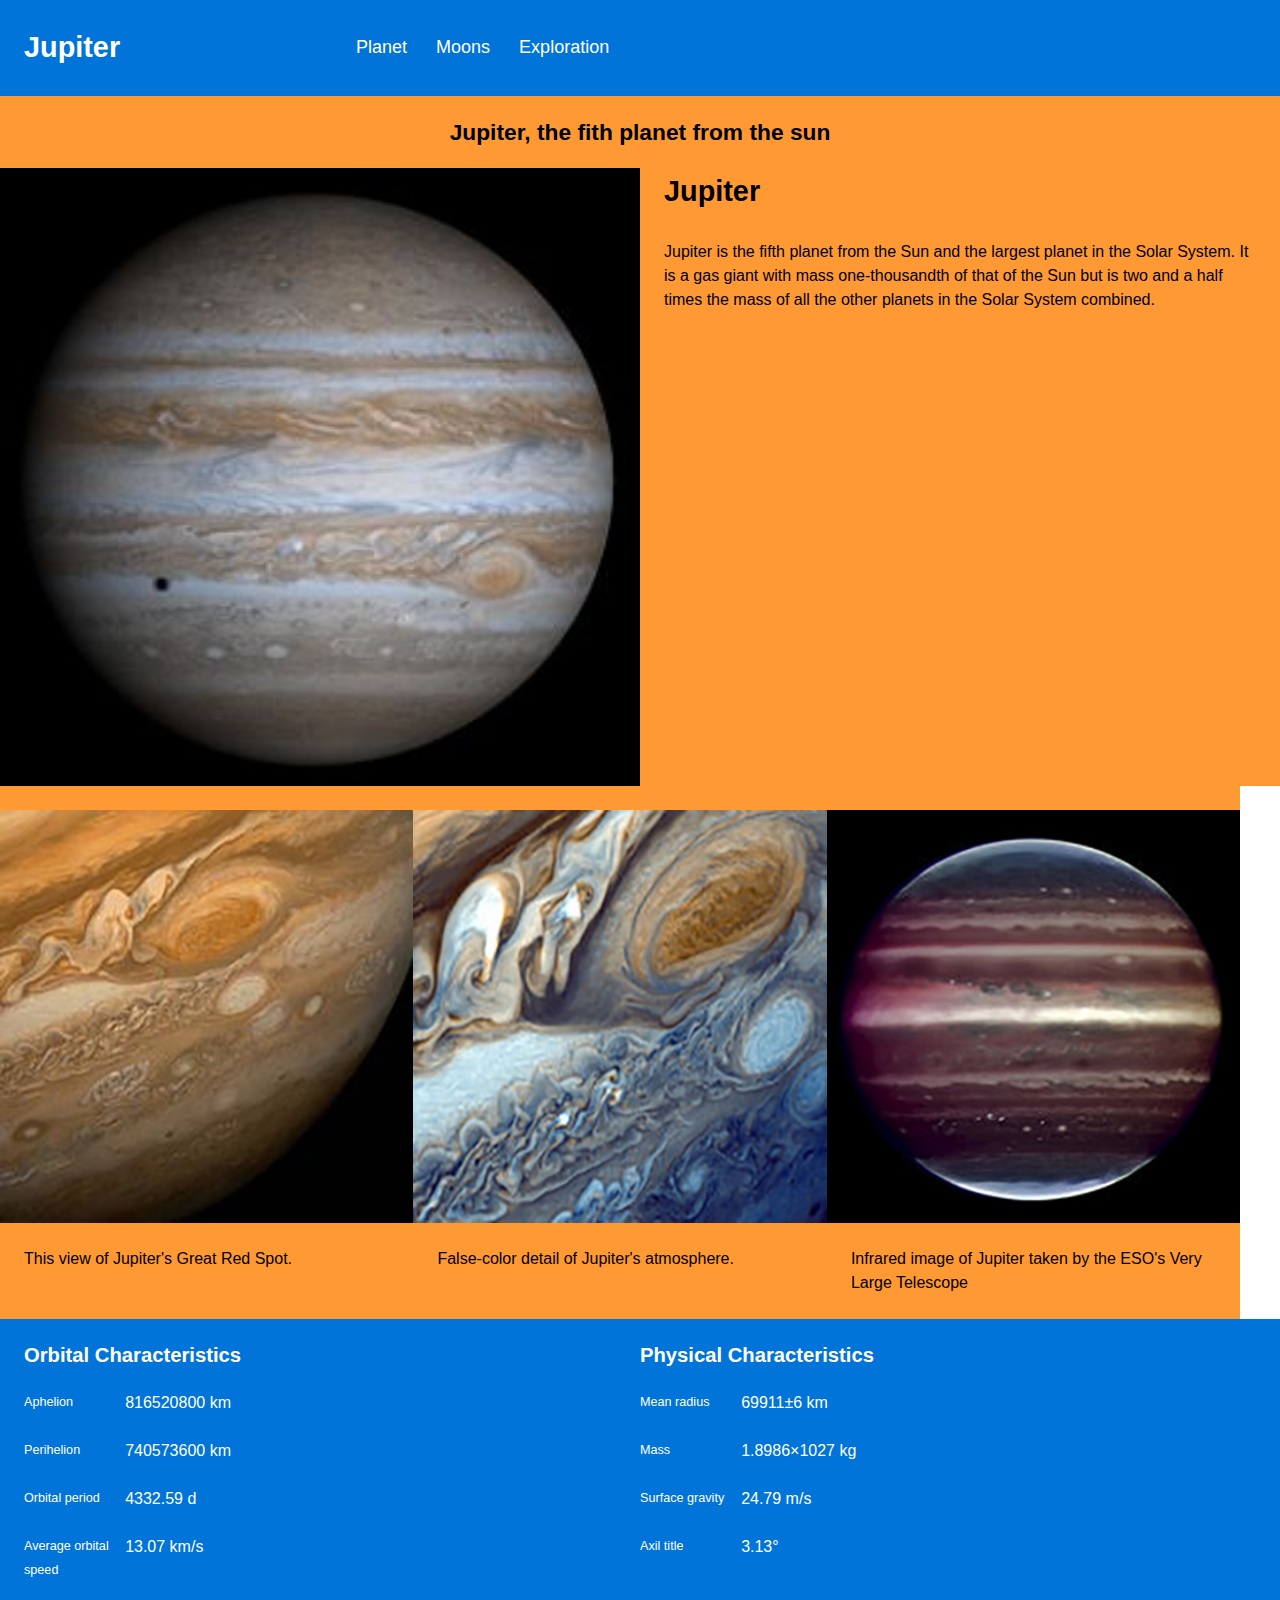
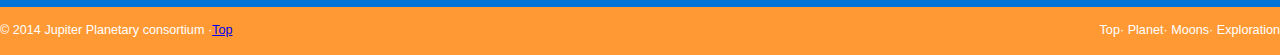
<file: index.html>
<!DOCTYPE html>
<html lang="en-ca">

<head>
  <meta charset="utf-8">
  <title>Jupiter</title>
  <meta name="viewport" content="width=device-width,initial-scale=1">
  <link href="css/grid.css" rel="stylesheet">
  <link href="css/main.css" rel="stylesheet">
  <link href="css/typography.css" rel="stylesheet">


</head>
<body>
<ul class="skip-links">
    <li><a href="#main">Skip to main content</a></li>
    <li><a href="#navagation">Skip to main navagation</a></li>
 </ul>

<header role="banner" id="top" class="header">
<div class="grid">
    <div class="unit unit-xs-1 unit-s-1 unit-m-1-3 unit-l-1-4 sectionmedium">
        <h1 class="title yoda gutter pad-t push-0 sectionmedium whitetype">Jupiter</h1>
    </div>
    <div class="unit unit-xs-1 unit-s-1 unit-m-2-3 unit-l-3-4 sectionmedium">
        <nav role="navigation" id="navagation">
            <ul class="nav mega gutter pad-t sectionmedium">
            <li><a class="island-half" href="index.html">Planet</a></li>
            <li><a class="island-half" href="moons.html">Moons</a></li>
            <li><a class="island-half" href="exploration.html">Exploration</a></li>
            </ul>
        </nav>
    </div>
</div>
<h2 class="intro sub-title tera gutter pad-t pad-b sectionlight">Jupiter, the fith planet from the sun</h2>
</header>
    
<main role="main" id="main">
    
<div class="grid">
    <div class="unit unit-xs-1 unit-s-1 unit-m-1-2 unit-l-1-2 sectionlight">
        <img src="images/jupiter.jpg" alt="Jupiter">
    </div>
    <div class="unit unit-xs-1 unit-s-1 unit-m-1-2 unit-l-1-2 sectionlight">
        <h2 class="exa gutter sectionlight">Jupiter</h2>
        <p class="gutter">Jupiter is the fifth planet from the Sun and the largest planet in the Solar System. It is a gas giant with mass one-thousandth of that of the Sun but is two and a half times the mass of all the other planets in the Solar System combined.</p>
    </div>

<div class="grid pad-t sectionlight">
    <div class="unit unit-xs-1 unit-s-1 unit-m-1-3 unit-l-1-3">
            <figure>
                <img src="images/jupiter-two.jpg" alt="great red spot">
                <figcaption class="kilo gutter pad-t">This view of Jupiter's Great Red Spot.</figcaption>
            </figure>
    </div>
    
    <div class="unit unit-xs-1 unit-s-1 unit-m-1-3 unit-l-1-3">
        <figure>
            <img src="images/jupiter-three.jpg" alt="false-colour">
            <figcaption class="kilo gutter pad-t">False-color detail of Jupiter's atmosphere.</figcaption>
        </figure>
    </div>     
 
    <div class="unit unit-xs-1 unit-s-1 unit-m-1-3 unit-l-1-3">
            <figure>
            <img src="images/jupiter-four.jpg" alt="inferred">
            <figcaption class="kilo gutter pad-t"> Infrared image of Jupiter taken by the ESO's Very Large Telescope</figcaption>
            </figure>
        </div>
    </div>
</div>
 
<div class="grid sectionmedium gutter pad-t whitetype"> 
    <div class="unit unit-xs-1 unit-s-1 unit-m-1-2 unit-l-1-2">
    <h3 class="giga">Orbital Characteristics</h3>
        <dl class="micro">
            <dt>Aphelion</dt>
            <dd class="kilo">816520800 km</dd>

            <dt>Perihelion</dt>
            <dd class="kilo">740573600 km</dd>

            <dt>Orbital period</dt>
            <dd class="kilo">4332.59 d</dd>

            <dt>Average orbital speed</dt>
            <dd class="kilo">13.07 km/s</dd>
       </dl>
</div>    

    <div class="unit unit-xs-1 unit-s-1 unit-m-1-2 unit-l-1-2">
      <h3 class="giga">Physical Characteristics</h3>
        <dl class="micro">
            <dt>Mean radius</dt>
            <dd class="kilo">69911±6 km</dd>

            <dt>Mass</dt>
            <dd class="kilo">1.8986×1027 kg</dd>

            <dt>Surface gravity</dt>
            <dd class="kilo">24.79 m/s</dd>

            <dt>Axil title</dt>
            <dd class="kilo">3.13°</dd>
        </dl>
    </div>
</div>
    
</main>
    
<footer class="footer">
<div class="grid">
    <div role="contentinfo" class="unit unit-xs-1 unit-s-1 unit-m-1-2 unit-l-1-2 sectionlight">
        <p class="copyright micro pad-t-1-2 push-0 whitetype sectionlight"> © 2014 Jupiter Planetary consortium ·<a href="#top">Top</a> </p>
    </div>
<div class="unit unit-xs-1 unit-s-1 unit-m-1-2 unit-l-1-2 sectionlight">
    <nav>
        <ul class="navbottom nav micro pad-t-1-2 push-1-2">
        <li><a href="#top">Top</a></li>
        <li><a href="index.html">Planet</a></li>
        <li><a href="moons.html">Moons</a></li>
        <li><a href="exploration.html">Exploration</a></li>
        </ul>
     </nav>  
</div>
</div>    
</footer>    
</body>
</html>
</file>
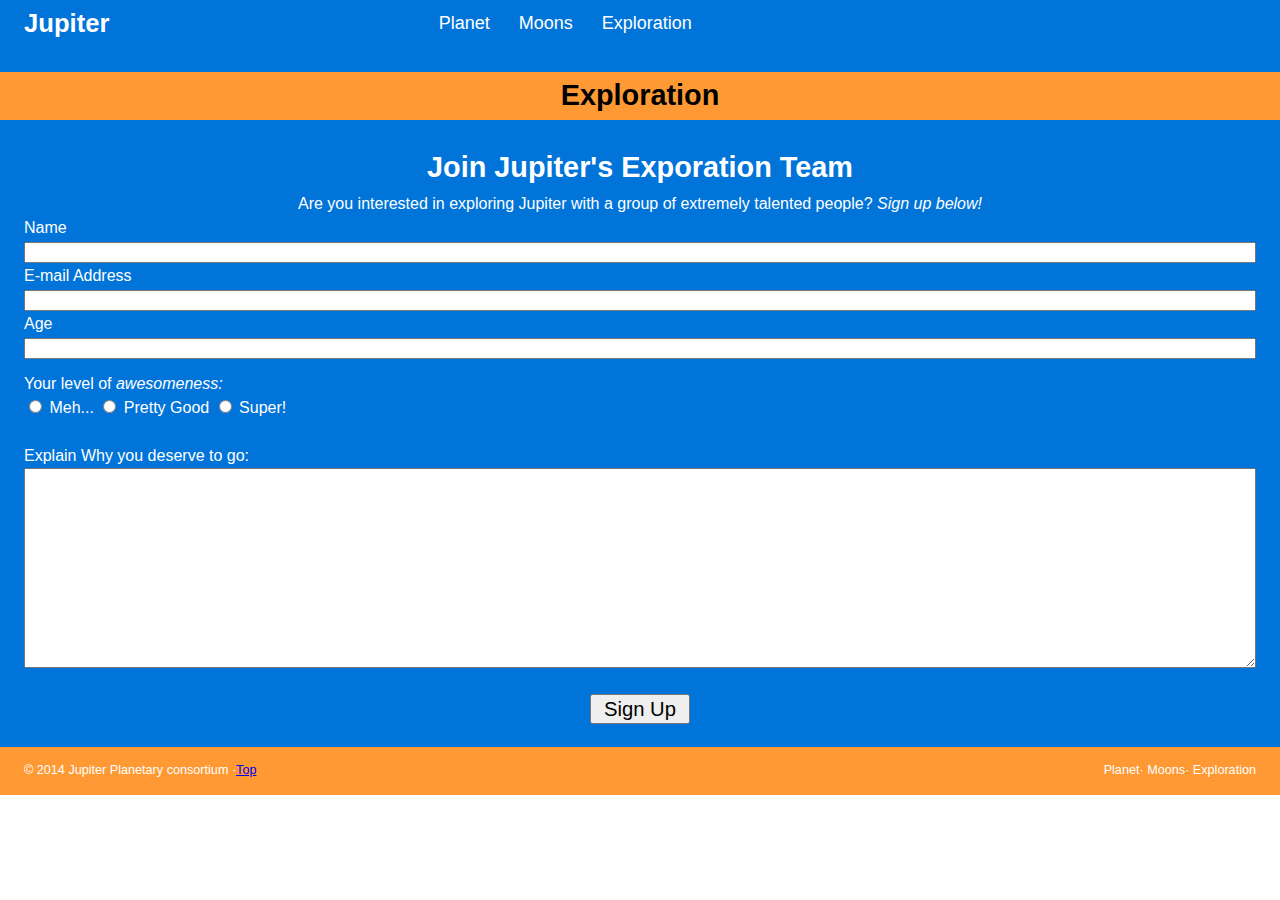
<file: exploration.html>
<!DOCTYPE html>
<html lang="en-ca">
<head>
  <meta charset="utf-8">
  <title>Moons</title>
  <meta name="viewport" content="width=device-width,initial-scale=1">
  <link href="css/grid.css" rel="stylesheet">
  <link href="css/main.css" rel="stylesheet">
  <link href="css/typography.css" rel=stylesheet>
</head>
<body>
 
<ul class="skip-links">
    <li><a href="#main">Skip to main content</a></li>
    <li><a href="#navagation">Skip to main navagation</a></li>
</ul> 
    
<header role="banner" class="header sectionmedium">
<div class="grid">
    <div class="unit unit-xs-1 unit-s-1 unit-m-1-3 unit-l-1-3-4">
    <h1 class="title peta gutter push-0 whitetype">Jupiter</h1>
</div>
    <div class="unit unit-xs-1 unit-s-1 unit-m-2-3 unit-l-1-3-4">
    
<nav role="navigation" id="navagation">
    <ul class="nav mega">
    <li><a class="island-half"  href="index.html">Planet</a></li>
    <li><a class="island-half"  href="moons.html">Moons</a></li>
    <li><a class="island-half" href="exploration.html">Exploration</a></li>
    </ul>
 </nav>
</div>
</div>
</header>
    
<main role="main" id="main">
    
<h2 class="exa sectionlight intro">Exploration</h2>
 
</main> 

<form class="sectionmedium" action="thanks.html" method="post">
    
    <h2 class="exa gutter intro pad-t sectionmedium whitetype">Join Jupiter's Exporation Team</h2>
    <p class="gutter intro sectionmedium whitetype">Are you interested in exploring Jupiter with a group of extremely talented people? <i>Sign up below!</i></p>
    
    <div class="gutter whitetype">
    <label for="name">Name</label>
    <input class=text id="name"> 
    </div>
    
    <div class="gutter whitetype">
    <label for="email-addr">E-mail Address</label>
    <input class=text type="email" id="email-addr">
    </div>
    
    <div class="gutter text whitetype">
    <label for="age">Age</label>
    <input class=text type="number" id="age">
    </div>

    <div class="gutter whitetype">
        <p class="push-none pad-t-1-2">Your level of <i>awesomeness:</i></p>
        <input type="radio" id="meh" name="like-cats">
        <label for="meh">Meh...</label>
        
        <input type="radio" id="good" name="like-cats">
        <label for="good">Pretty Good</label>
        
        <input type="radio" id="super" name="like-cats">
        <label for="super">Super!</label>
    </div>
    
    <div class="gutter pad-t whitetype">
        <label for="why">Explain Why you deserve to go:</label>
        <textarea class="textbox" id="why"></textarea>
    </div>
    
    <div style="button" class="pad-t pad-b">
    <button class="giga button" type="submit">Sign Up</button>
    </div>

</form>

<footer class="footer sectionlight">
<div class="grid">
    <div role="contentinfo" class="unit unit-xs-1 unit-s-1 unit-m-1-2 unit-l-1-2">
        <p class="copyright micro pad-t-1-2 gutter push-0 whitetype"> © 2014 Jupiter Planetary consortium ·<a href="#top">Top</a> </p>
    </div>
<div class="unit unit-xs-1 unit-s-1 unit-m-1-2 unit-l-1-2">
    <nav>
        <ul class="navbottom gutter nav micro pad-t-1-2 push-1-2">
        <li><a href="index.html">Planet</a></li>
        <li><a href="moons.html">Moons</a></li>
        <li><a href="exploration.html">Exploration</a></li>
        </ul>
     </nav>  
</div>
</div> 
    

</footer> 
</body>
</html>
</file>
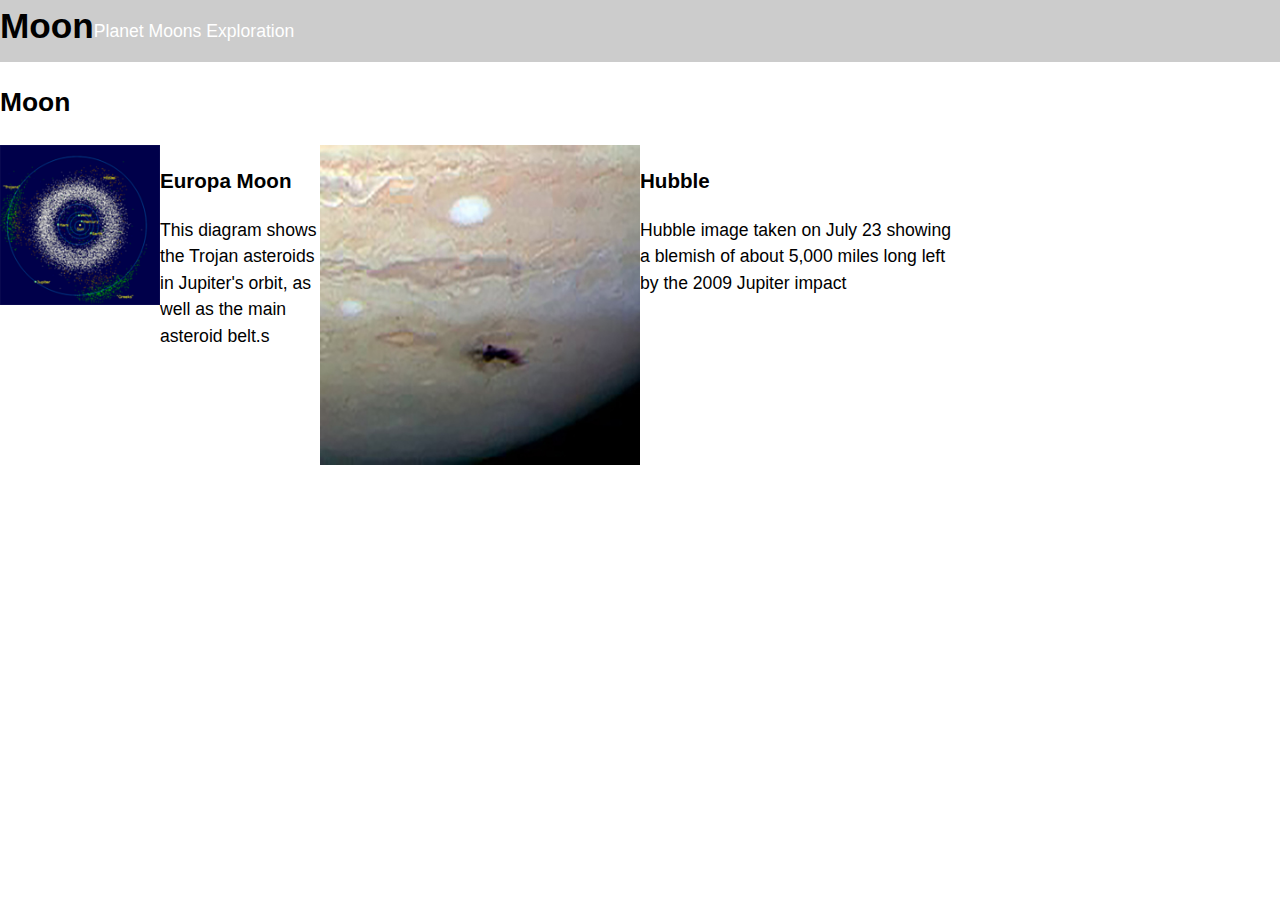
<file: moon.html>
<!DOCTYPE html>
<html lang="en-ca">
<head>
  <meta charset="utf-8">
  <title>Moon</title>
  <meta name="viewport" content="width=device-width,initial-scale=1">
  <link href="css/grid.css" rel="stylesheet">
  <link href="css/main.css" rel="stylesheet">
</head>
<body>
    
    <header class="header">
    <h1 class="title">Moon</h1>
    
<nav>
    <ul class="nav">
    <li><a href="index.html">Planet</a></li>
    <li><a href="#">Moons</a></li>
    <li><a href="#">Exploration</a></li>
    </ul>
 </nav>
    </header>
    
<h2>Moon</h2>

<div class="grid">  
    <div class= "unit unit-xs-1 unit-s-1 unit-m-1-2 unit-l-1-4 ">
        <div class= "grid">
            <div class= "unit unit-xs-1 unit-s-1 unit-m-1-2 unit-l-1-2 ">
                    <img src="images/moom-one.jpg" alt="Europa">
                </div>
                <div class= "unit unitn unit-xs-1 unit-s-1 unit-m-1-2 unit-l-1-2 ">
                    <h3>Europa Moon</h3>
                    <p>This diagram shows the Trojan asteroids in Jupiter's orbit, as well as the main asteroid belt.s</p>
                </div>
           </div>
      </div>
    
    <div class= "unit unit-xs-1 unit-s-1 unit-m-1-2 unit-l-1-2">
        <div class="grid">
            <div class="unit unit-xs-1 unit-s-1 unit-m-1-2 unit-l-1-2">
                <img src="images/moon-two.jpg" alt="Hubble">
            </div>
        
        <div class= "unit unit-xs-1 unit-s-1 unit-m-1 unit-l-1-2">
                <h3>Hubble</h3>
                <p>Hubble image taken on July 23 showing a blemish of about 5,000 miles long left by the 2009 Jupiter impact</p>
            </div>
        </div>
    </div>
</div>
</body>
</html>
</file>
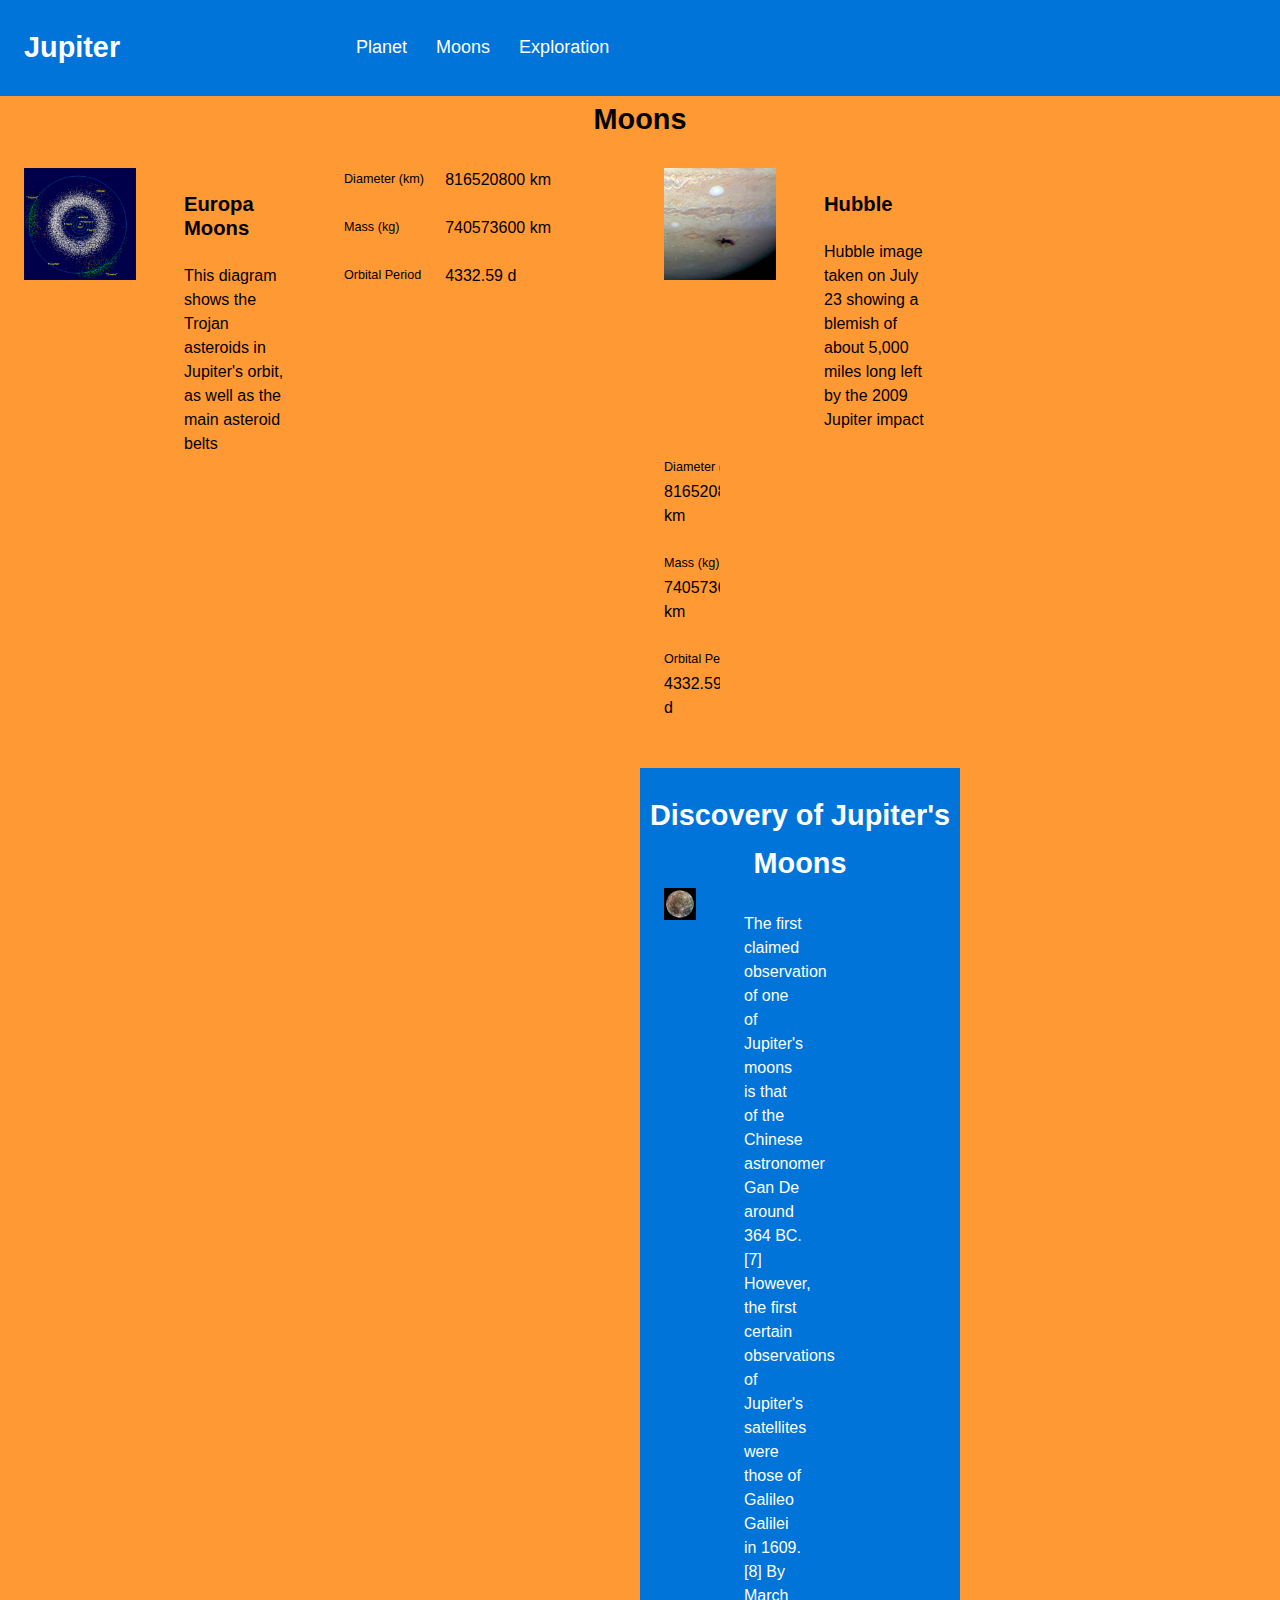
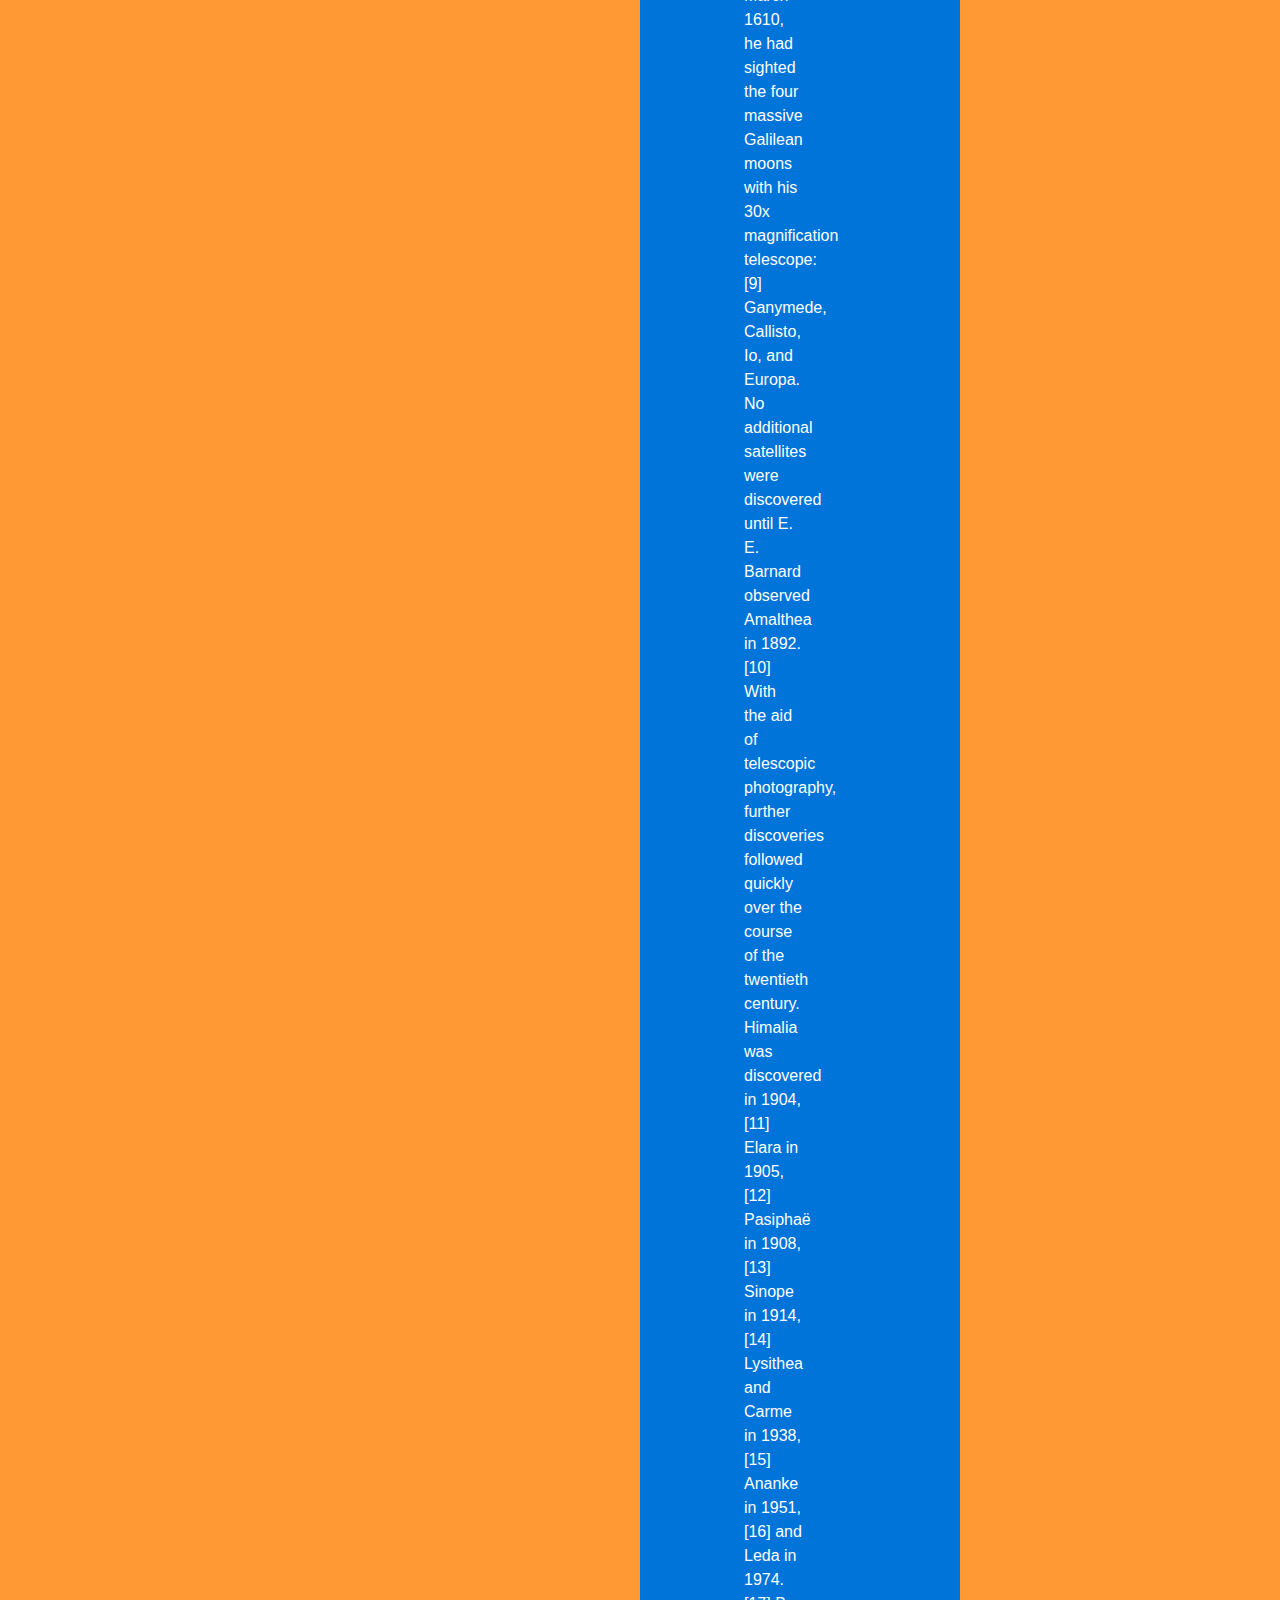
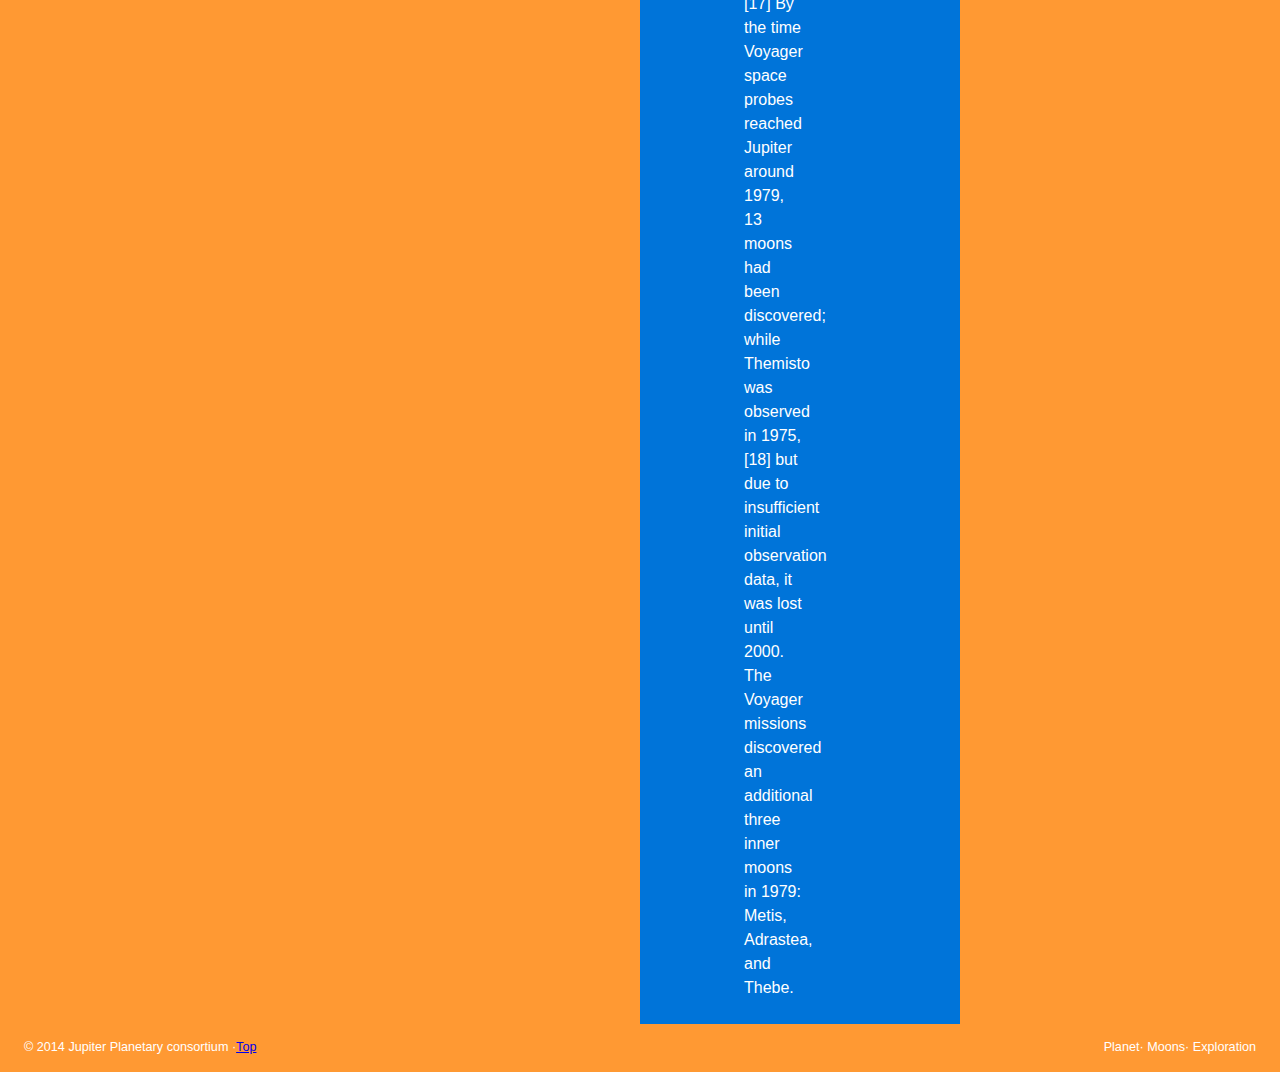
<file: moons.html>
<!DOCTYPE html>
<html lang="en-ca">
<head>
  <meta charset="utf-8">
  <title>Moons</title>
  <meta name="viewport" content="width=device-width,initial-scale=1">
  <link href="css/grid.css" rel="stylesheet">
  <link href="css/main.css" rel="stylesheet">
  <link href="css/typography.css" rel=stylesheet>
</head>
<body>

<ul class="skip-links">
    <li><a href="#main">Skip to main content</a></li>
    <li><a href="#navagation">Skip to main navagation</a></li>
 </ul>
    
<div class="grid">
    <div class="unit unit-xs-1 unit-s-1 unit-m-1-3 unit-l-1-4 sectionmedium">
        <h1 class="title yoda gutter pad-t push-0 sectionmedium whitetype">Jupiter</h1>
    </div>
    <div class="unit unit-xs-1 unit-s-1 unit-m-2-3 unit-l-3-4 sectionmedium">
        <nav role="navigation" id="navagation">
            <ul class="nav mega gutter pad-t sectionmedium">
            <li><a class="island-half" href="index.html">Planet</a></li>
            <li><a class="island-half" href="moons.html">Moons</a></li>
            <li><a class="island-half" href="exploration.html">Exploration</a></li>
            </ul>
        </nav>
    </div>
</div>

</header>
    
<main role="main" id="main">
    
<h2 class="exa sectionlight intro">Moons</h2>

<div class="sectionlight pad-t grid">  
    <div class= "unit unit-xs-1 unit-s-1 unit-m-1-2 unit-l-1-4">
        <div class= "grid">
            <div class= "unit unit-xs-1 unit-s-1 unit-m-1-2 unit-l-1-2">
                    <img class="gutter" src="images/moom-one.jpg" alt="Europa">
                </div>
                <div class="unit unitn unit-xs-1 unit-s-1 unit-m-1 unit-l-1-2 ">
                    <h3 class="giga gutter pad-t">Europa Moons</h3>
                    <p class= "gutter">This diagram shows the Trojan asteroids in Jupiter's orbit, as well as the main asteroid belts</p>
                </div>
           </div>
        </div>
    <div class= "unit unit-xs-1 unit-s-1 unit-m-1-2 unit-l-1-4 sectionmlight">
        <dl class="micro gutter">
            <dt>Diameter (km)</dt>
            <dd class="kilo">816520800 km</dd>

            <dt>Mass (kg)</dt>
            <dd class="kilo">740573600 km</dd>

            <dt>Orbital Period</dt>
            <dd class="kilo">4332.59 d</dd>
        </dl>
      </div>
    
    <div class= "unit unit-xs-1 unit-s-1 unit-m-1-2 unit-l-1-4 sectionlight">
        <div class="grid">
            <div class="unit unit-xs-1 unit-s-1 unit-m-1-2 unit-l-1-2 sectionlight">
                <img class="gutter" src="images/moon-two.jpg" alt="Hubble">
            </div>
        
        <div class= "unit unit-xs-1 unit-s-1 unit-m-1 unit-l-1-2 sectionlight">
                <h3 class="giga gutter pad-t sectionlight">Hubble</h3>
                <p class="gutter">Hubble image taken on July 23 showing a blemish of about 5,000 miles long left by the 2009 Jupiter impact</p>
            </div>
        </div>
    <div class= "unit unit-xs-1 unit-s-1 unit-m-1-2 unit-l-1-4 sectionlight">    
    <dl class="micro gutter">
            <dt>Diameter (km)</dt>
            <dd class="kilo">816520800 km</dd>

            <dt>Mass (kg)</dt>
            <dd class="kilo">740573600 km</dd>

            <dt>Orbital Period</dt>
            <dd class="kilo">4332.59 d</dd>
        </dl>
      </div>


<div class="grid sectionmedium">
    <div class="unit unit-xs-1 unit-s-1 unit-m-1 unit-l-1 sectionlight">
        <h2 class="exa sectionlight intro pad-t sectionmedium whitetype">Discovery of Jupiter's Moons</h2>
    </div>
    <div class="unit unit-xs-1 unit-s-1 unit-m-1 unit-l-1-4">
        <img class="gutter" src="images/jupiter-six.jpg" alt="Jupiter">
    </div>
    <div class="unit unit-xs-1 unit-s-1 unit-m-1-2 unit-l-1-3">
        <p class="gutter pad-t sectionmedium whitetype">The first claimed observation of one of Jupiter's moons is that of the Chinese astronomer Gan De around 364 BC.[7] However, the first certain observations of Jupiter's satellites were those of Galileo Galilei in 1609.[8] By March 1610, he had sighted the four massive Galilean moons with his 30x magnification telescope:[9] Ganymede, Callisto, Io, and Europa. No additional satellites were discovered until E. E. Barnard observed Amalthea in 1892.[10] With the aid of telescopic photography, further discoveries followed quickly over the course of the twentieth century. Himalia was discovered in 1904,[11] Elara in 1905,[12] Pasiphaë in 1908,[13] Sinope in 1914,[14] Lysithea and Carme in 1938,[15] Ananke in 1951,[16] and Leda in 1974.[17] By the time Voyager space probes reached Jupiter around 1979, 13 moons had been discovered; while Themisto was observed in 1975,[18] but due to insufficient initial observation data, it was lost until 2000. The Voyager missions discovered an additional three inner moons in 1979: Metis, Adrastea, and Thebe.</p>
        </div>
    
</main>
    
<footer class="footer">
<div class="grid">
    <div role="contentinfo" class="unit unit-xs-1 unit-s-1 unit-m-1-2 unit-l-1-2 sectionlight">
        <p class="copyright micro pad-t-1-2 gutter push-0 whitetype"> © 2014 Jupiter Planetary consortium ·<a href="#top">Top</a> </p>
    </div>
<div class="unit unit-xs-1 unit-s-1 unit-m-1-2 unit-l-1-2 sectionlight">
    <nav>
        <ul class="navbottom gutter nav micro pad-t-1-2 push-1-2 sectionlight">
        <li><a href="index.html">Planet</a></li>
        <li><a href="moons.html">Moons</a></li>
        <li><a href="exploration.html">Exploration</a></li>
        </ul>
     </nav>  
</div>
</div>    
</footer>      
</body>
</html>
</file>
<file: css/grid.css>
.grid {
  margin: 0;
  padding: 0;
  letter-spacing: -0.31em;
  text-rendering: optimizespeed;
  display: -webkit-flex;
  -webkit-flex-flow: row wrap;
  display: -ms-flexbox;
  -ms-flex-flow: row wrap;
}

.grid-bottom {
  -webkit-align-items: flex-end;
  -ms-align-items: flex-end;
}

.grid-middle {
  -webkit-align-items: center;
  -ms-align-items: center;
}

.opera-only :-o-prefocus, .grid {
  word-spacing: -0.43em;
}

.unit {
  letter-spacing: normal;
  text-rendering: auto;
  vertical-align: top;
  word-spacing: normal;
  display: inline-block;
  visibility: visible;
}

.grid-bottom .unit {
  vertical-align: bottom;
}

.grid-middle .unit {
  vertical-align: middle;
}

.unit-xs-hidden {
  display: none;
  visibility: hidden;
}

.unit-xs-1 {
  display: block;
  visibility: visible;
  width: 100%;
}

.unit-offset-xs-0 {
  margin-left: 0;
}

.unit-xs-1-2 {
  width: 50.0000%;
}

.unit-offset-xs-1-2 {
  margin-left: 50.0000%;
}

.unit-xs-1-3 {
  width: 33.3333%;
}

.unit-offset-xs-1-3 {
  margin-left: 33.3333%;
}

.unit-xs-2-3 {
  width: 66.6667%;
}

.unit-offset-xs-2-3 {
  margin-left: 66.6667%;
}

.unit-xs-1-4 {
  width: 25.0000%;
}

.unit-offset-xs-1-4 {
  margin-left: 25.0000%;
}

.unit-xs-3-4 {
  width: 75.0000%;
}

.unit-offset-xs-3-4 {
  margin-left: 75.0000%;
}

.unit-xs-1-2,.unit-xs-1-3,.unit-xs-2-3,.unit-xs-1-4,.unit-xs-3-4 {
  display: inline-block;
  visibility: visible;
}

@media only screen and (min-width: 25em) {

.unit-s-hidden {
  display: none;
  visibility: hidden;
}

.unit-s-1 {
  display: block;
  visibility: visible;
  width: 100%;
}

.unit-offset-s-0 {
  margin-left: 0;
}

.unit-s-1-2 {
  width: 50.0000%;
}

.unit-offset-s-1-2 {
  margin-left: 50.0000%;
}

.unit-s-1-3 {
  width: 33.3333%;
}

.unit-offset-s-1-3 {
  margin-left: 33.3333%;
}

.unit-s-2-3 {
  width: 66.6667%;
}

.unit-offset-s-2-3 {
  margin-left: 66.6667%;
}

.unit-s-1-4 {
  width: 25.0000%;
}

.unit-offset-s-1-4 {
  margin-left: 25.0000%;
}

.unit-s-3-4 {
  width: 75.0000%;
}

.unit-offset-s-3-4 {
  margin-left: 75.0000%;
}

.unit-s-1-2,.unit-s-1-3,.unit-s-2-3,.unit-s-1-4,.unit-s-3-4 {
  display: inline-block;
  visibility: visible;
}

}

@media only screen and (min-width: 38em) {

.unit-m-hidden {
  display: none;
  visibility: hidden;
}

.unit-m-1 {
  display: block;
  visibility: visible;
  width: 100%;
}

.unit-offset-m-0 {
  margin-left: 0;
}

.unit-m-1-2 {
  width: 50.0000%;
}

.unit-offset-m-1-2 {
  margin-left: 50.0000%;
}

.unit-m-1-3 {
  width: 33.3333%;
}

.unit-offset-m-1-3 {
  margin-left: 33.3333%;
}

.unit-m-2-3 {
  width: 66.6667%;
}

.unit-offset-m-2-3 {
  margin-left: 66.6667%;
}

.unit-m-1-4 {
  width: 25.0000%;
}

.unit-offset-m-1-4 {
  margin-left: 25.0000%;
}

.unit-m-3-4 {
  width: 75.0000%;
}

.unit-offset-m-3-4 {
  margin-left: 75.0000%;
}

.unit-m-1-2,.unit-m-1-3,.unit-m-2-3,.unit-m-1-4,.unit-m-3-4 {
  display: inline-block;
  visibility: visible;
}

}

@media only screen and (min-width: 60em) {

.unit-l-hidden {
  display: none;
  visibility: hidden;
}

.unit-l-1 {
  display: block;
  visibility: visible;
  width: 100%;
}

.unit-offset-l-0 {
  margin-left: 0;
}

.unit-l-1-2 {
  width: 50.0000%;
}

.unit-offset-l-1-2 {
  margin-left: 50.0000%;
}

.unit-l-1-3 {
  width: 33.3333%;
}

.unit-offset-l-1-3 {
  margin-left: 33.3333%;
}

.unit-l-2-3 {
  width: 66.6667%;
}

.unit-offset-l-2-3 {
  margin-left: 66.6667%;
}

.unit-l-1-4 {
  width: 25.0000%;
}

.unit-offset-l-1-4 {
  margin-left: 25.0000%;
}

.unit-l-3-4 {
  width: 75.0000%;
}

.unit-offset-l-3-4 {
  margin-left: 75.0000%;
}

.unit-l-1-2,.unit-l-1-3,.unit-l-2-3,.unit-l-1-4,.unit-l-3-4 {
  display: inline-block;
  visibility: visible;
}

}
</file>
<file: css/main.css>
@-moz-viewport { width: device-width; scale: 1; }
@-ms-viewport { width: device-width; scale: 1; }
@-o-viewport { width: device-width; scale: 1; }
@-webkit-viewport { width: device-width; scale: 1; }
@viewport { width: device-width; scale: 1; }

html {
  margin: 0;
  padding: 0;
  box-sizing: border-box;

  font: normal 100%/1.5 sans-serif;
  -moz-text-size-adjust: 100%;
  -ms-text-size-adjust: 100%;
  -webkit-text-size-adjust: 100%;
  text-size-adjust: 100%;
}

@media only screen and (min-width: 60em) {
   
    html {
        font-size: 110%;
    }
}
    
@media only screen and (min-width: 90em) {
     
    html {
        font-size: 120%;
    }
}
    
@media only screen and (min-width: 120em) {
     
    html {
        font-size: 130%;
    }
}
    
*, *:before, *:after {
  box-sizing: inherit;
}

body {
  margin: 0;
  padding: 0;
}

a:hover,
a:active{
    /*
    It's ok to remove the rectangle for mouse users 
    IT'S NOT OK TO REMOVIE IT FR KEYBORAD USERS!!!!!!
    */
}

a:focus {
    outline: 3px solid #000;
}

.skip-links{
    margin: 0;
    padding 0;
    list-style-type: none;
} 
    
.skip-links a{
    position: absolute;
    top: -3em;
    background-color: #000;
    color: #fff;
    text-decoration: none;
    padding: 0.5em 0.75em;
    font-size: 1.25em;
}
    
.skip-links a:focus {
    top: 0;
}
    
img {
  display: block;
  width: 100%;
}

.intro {
    background-color: #e2e2e2;
    margin:0;
    padding:0;
}
 
h1{
    text-align: center;
    margin:0;
    padding: 0;
}

.header {
    background-color: #ccc;
    overflow: hidden
}

.title {
    text-align: center;
    padding: 0;
    margin: 0;
}

.nav {
    padding:0;
    list-style-type: none;
}

.nav a {
    display: block;
    text-decoration: none;
    color: white;
}

.nav a:hover {
    background-color: blue ;
    color: white ;
}

.footer {
    background-color: #ccc;
}

.footer ul a::after {
    content: "·";
}

.footer li:last-child a::after{
    content: none;
}

.sectionlight {
    background-color: #ff9933 ;
}

.sectionmedium {
    background-color: #0074D9 ;
}

.intro {
    text-align: center;
}

button {
    height:30px; 
    width:100px; 
    margin: -20px -50px; 
    position:relative;
    top:50%; 
    left:50%; 
}

.text{
    width:100%;
}

.textbox{
    width:100%;
    height:15em;
}

.whitetype{
    color:white;
}

@media only screen and (min-width: 20em) {
    
.nav li {
 display:inline-block;
}
    
.nav {
 text-align: center;
}
    
label {
 display: block;
}

input + label {
 display: inline-block;
 }

.copyright {
    text-align:center;
}
    
@media only screen and (min-width: 44em) {
    
.title {
    float:left;
 }

.nav {
    float: left;
 }
    
.navbottom {
   float:right;
}
    
.copyright {
    text-align: left;
}

dl {
  overflow: hidden;
  
}

dt {
  clear: left;
  float: left;
  width: 8em;
}

dd {
  float: left;
  margin: 0;
  padding: 0;
}

}

/*/  .field{
    font-size: 1.5em;
    padding: 0.5em;
    border-radius: 4px;
    border: 1px solid #666;
    background-color: #e2e2e2;
}

.field:focus {
    background-color: orange;
    color: #fff;
    outline: 3px solid #000;
}
</file>
<file: css/typography.css>
html {
  font: normal 100%/1.5 sans-serif;
}

h1, h2, h3, h4, h5, h6,
p, ul, ol, dl, dd, figure,
blockquote, details, hr,
fieldset, pre, table {
  margin: 0 0 1.5rem;
}

html {
  font: normal 100%/1.5 "Playfair_Display" serif;
}

h1, h2, h3, h4, h5, h6,
p, ul, ol, dl, dd, figure,
blockquote, details, hr,
fieldset, pre, table {
  margin: 0 0 1.5rem;
}

h1, h2, h3, h4, h5, h6,
.brand-family {
    font-family: "Raleway" sans-serif;
}

.yotta {
  font-size: 2.2807rem;
  line-height: 1.3154;
}

.zetta {
  font-size: 2.0273rem;
  line-height: 1.4798;
}

h1, .exa {
  font-size: 1.8020rem;
  line-height: 1.6648;
}

h2, .peta {
  font-size: 1.6018rem;
  line-height: 1.8729;
}

h3, .tera {
  font-size: 1.4238rem;
  line-height: 1.0535;
}

h4, .giga {
  font-size: 1.2656rem;
  line-height: 1.1852;
}

h5, .mega {
  font-size: 1.1250rem;
  line-height: 1.3333;
}

h6, .kilo {
  font-size: 1.0000rem;
  line-height: 1.5000;
}

small, .milli {
  font-size: 0.8889rem;
  line-height: 1.6875;
}

.micro {
  font-size: 0.7901rem;
  line-height: 1.8984;
}

sub,
sup {
  font-size: 75%;
  line-height: 1px;
  position: relative;
  vertical-align: baseline;
}

sup {
  top: -0.5em;
}

sub {
  bottom: -0.25em;
}

.push {
  margin-bottom: 1.5rem;
}

.push-none, .push-0 {
  margin-bottom: 0;
}

.push-double, .push-2 {
  margin-bottom: 3.0000rem;
}

.push-half, .push-1-2 {
  margin-bottom: 0.7500rem;
}

.pad-top, .pad-t {
  padding-top: 1.5rem;
}

.pad-bottom, .pad-b {
  padding-bottom: 1.5rem;
}

.pad-top-double, .pad-t-2 {
  padding-top: 3.0000rem;
}

.pad-bottom-double, .pad-b-2 {
  padding-bottom: 3.0000rem;
}

.pad-top-half, .pad-t-1-2 {
  padding-top: 0.7500rem;
}

.pad-bottom-half, .pad-b-1-2 {
  padding-bottom: 0.7500rem;
}

.island {
  padding: 1.5rem;
}

.island-half, .island-1-2 {
  padding: 0.7500rem;
}

.island-double, .island-2 {
  padding: 3.0000rem;
}

.gutter {
  padding-left: 1.5rem;
  padding-right: 1.5rem;
}

.gutter-half, .gutter-1-2 {
  padding-left: 0.7500rem;
  padding-right: 0.7500rem;
}

.gutter-double, .gutter-2 {
  padding-left: 3.0000rem;
  padding-right: 3.0000rem;
}
</file>
